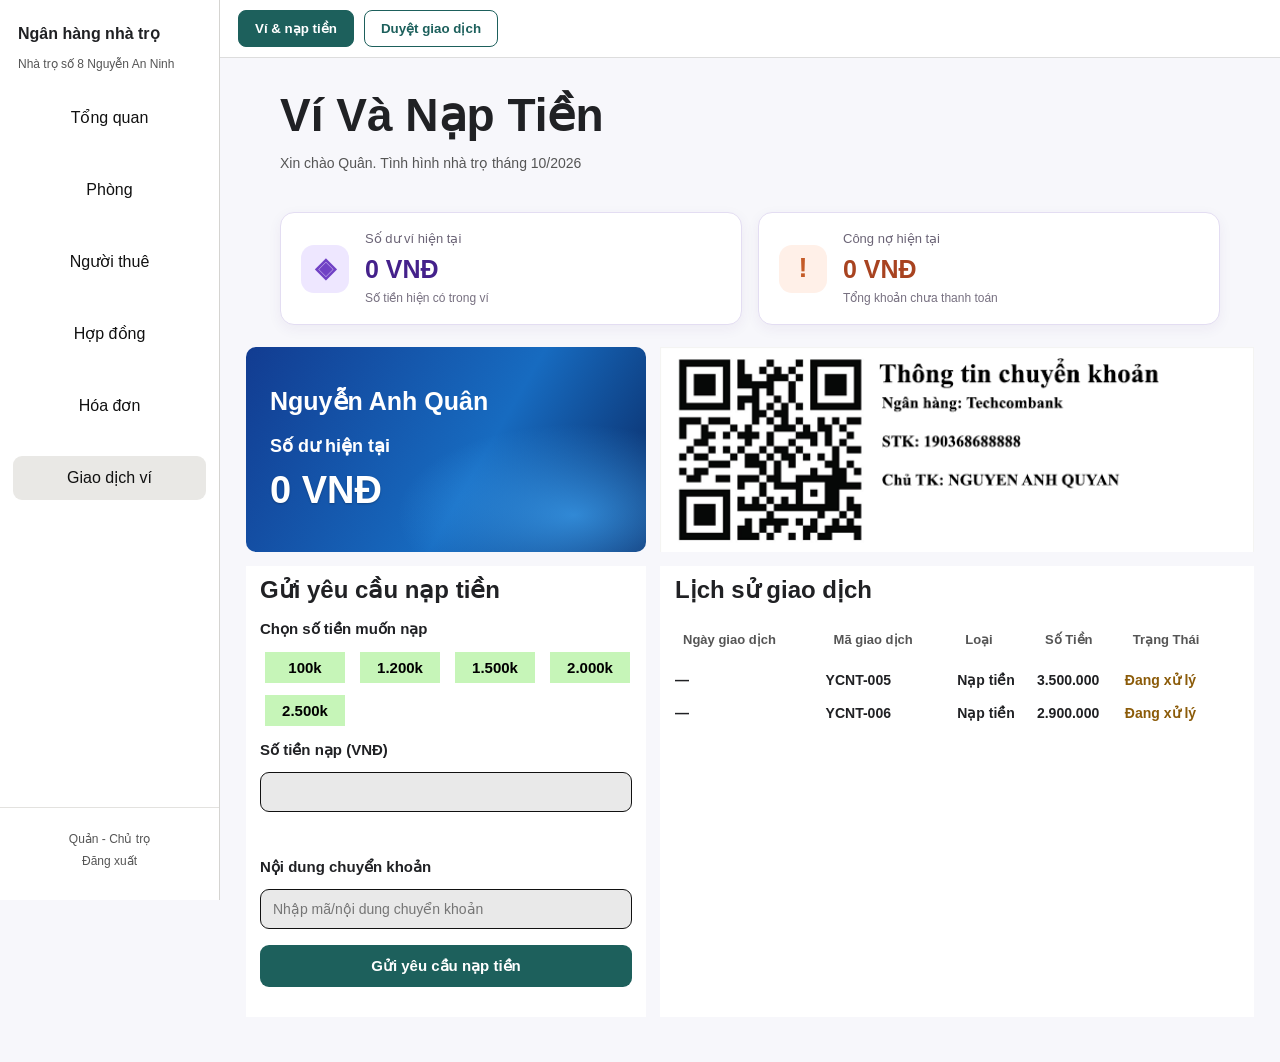
<file: NhaTro-NMCNPM/wwwroot/Index.html>
<!DOCTYPE html>
<html lang="vi">
<head>
<meta charset="UTF-8">
<meta name="viewport" content="width=device-width, initial-scale=1.0">
<title>Quản lý ví nhà trọ - 2 giao diện</title>
<style>
*{box-sizing:border-box} :root{--bg:#f4f3f1;--teal:#1d605c;--line:#d6d5d2;--text:#111} body{margin:0;background:var(--bg);color:var(--text);font-family:"Arial","Helvetica Neue",sans-serif;font-size:14px;line-height:1.45}.sidebar{width:220px;position:fixed;inset:0 auto 0 0;background:#fff;border-right:1px solid #d5d4d1;display:flex;flex-direction:column;z-index:2}.brand{padding:22px 18px 12px}.brand strong{display:block;font-size:16px;margin-bottom:8px}.brand small{font-size:12px;color:#555;white-space:nowrap}.sidebar nav{padding:0 13px;display:flex;flex-direction:column;gap:28px;margin-top:10px}.sidebar nav a{height:44px;display:flex;align-items:center;justify-content:center;text-decoration:none;color:#111;font-size:16px;border-radius:9px;cursor:pointer}.sidebar nav a.active{background:#e9e8e5}.account{margin-top:auto;border-top:1px solid #e3e2df;text-align:center;padding:20px 5px 28px;color:#555;font-size:12px;line-height:22px}.account span{color:#555}.tenant-main{margin-left:220px;padding:30px 26px 45px}.page-heading{padding:0 34px;margin-bottom:39px}.page-heading h1{font-family:Arial,Helvetica,sans-serif;font-size:48px;margin:0 0 7px;font-weight:700}.page-heading p,.admin-heading p{margin:0;color:#555}.tenant-grid{display:grid;grid-template-columns:minmax(320px,400px) minmax(420px,1fr);grid-template-rows:205px minmax(445px,auto);gap:14px}.balance-banner{background:linear-gradient(120deg,#0e3d8d,#1676c3 45%,#061d58);color:#fff;padding:12px 18px;display:flex;flex-direction:column;justify-content:space-between;min-height:205px;background-image:radial-gradient(ellipse at 50% 70%,#77c5f2 0,transparent 28%),linear-gradient(120deg,#0b2f74,#135bb1 48%,#071b50)}.tenant-name{font-family:Arial,Helvetica,sans-serif;font-size:28px;font-weight:bold}.balance-label{font-family:Arial,Helvetica,sans-serif;font-size:25px;font-weight:bold}.balance-number{font-family:Arial,Helvetica,sans-serif;font-size:40px;font-weight:bold;white-space:nowrap}.balance-number span{font-size:32px;margin-left:18px}.bank-card{background:#fff;display:flex;align-items:flex-start;padding:12px 18px;gap:18px;min-width:0}.qr{width:180px;flex:0 0 180px}.qr svg{display:block;width:100%;height:auto}.bank-info h2{font: bold 27px Arial,Helvetica,sans-serif;margin:0 0 5px;white-space:nowrap}.bank-info strong,.bank-info p{font-family:Arial,Helvetica,sans-serif;font-size:15px}.bank-info p{margin:22px 0 0}.panel{background:#fff;padding:8px 14px;min-width:0}.panel h2{font:bold 24px Arial,Helvetica,sans-serif;margin:0 0 14px}.topup-panel label{display:block;font:bold 15px Arial,Helvetica,sans-serif;margin:0 0 12px}.amount-presets{display:flex;gap:12px 15px;flex-wrap:wrap;margin:0 0 14px 5px}.amount-presets button{border:0;background:#c6f5b8;padding:7px 12px;min-width:80px;font:bold 15px Arial,Helvetica,sans-serif;cursor:pointer}.topup-panel input,.detail-card input{width:100%;height:40px;border:1px solid #111;border-radius:9px;background:#e9e9e9;padding:10px 12px;font:14px Arial,Helvetica,sans-serif}.content-label{margin-top:45px!important}.primary{background:var(--teal);color:#fff;border:0;border-radius:9px;padding:12px 24px;font:600 15px Arial,Helvetica,sans-serif;cursor:pointer}.send-button{margin-top:16px;width:100%;display:block}.notice{font-size:12px;color:#1d605c;margin:8px 0 0;min-height:14px}.history-panel{padding:8px 15px}.history-panel h2{margin-bottom:18px}.table-scroll{overflow-x:auto}table{width:100%;border-collapse:collapse;text-align:left;white-space:nowrap}th{font-weight:bold;color:#555;font-size:13px;padding:8px 8px 14px}td{padding:14px 8px;font-weight:bold;font-family:Arial,Helvetica,sans-serif;font-size:16px}.history-panel td{padding:7px 0}.status{font-size:14px}.success{color:#236c45}.pending{color:#8b5b09}.rejected{color:#9b3026}.admin-main{margin-left:220px;padding:30px 32px}.admin-heading h1{font-size:28px;margin:0 0 8px;font-weight:750}.admin-heading{margin-bottom:26px}.stats{display:grid;grid-template-columns:repeat(4,minmax(0,1fr));gap:16px;margin-bottom:21px}.stat{background:#fff;border:1px solid var(--line);border-radius:11px;padding:14px 20px 18px;min-height:139px;display:flex;flex-direction:column;align-items:flex-start}.pill{border-radius:20px;padding:6px 15px;font-size:12px;margin-bottom:9px}.green{background:#d7f2e4}.amber{background:#ffedca}.blue{background:#dce8ff}.gray{background:#e9e8e4}.stat strong{font-size:31px;font-weight:400;margin-bottom:10px}.stat small{font-size:14px;color:#555}.admin-layout{display:grid;grid-template-columns:minmax(400px,1fr) 350px;gap:25px;align-items:start}.tabs{display:flex;gap:12px;margin-bottom:16px}.tabs button{border:1px solid #c9c8c5;border-radius:12px;background:#fff;padding:10px 22px;font-size:14px;cursor:pointer;white-space:nowrap}.tabs button.active{background:var(--teal);color:#fff;border-color:var(--teal);font-weight:bold;flex:1}.tab span{display:inline-flex;align-items:center;justify-content:center;background:#ffdfaa;color:#111;border-radius:50%;width:18px;height:18px;margin-left:8px}.table-card,.detail-card{background:#fff;border:1px solid var(--line);border-radius:11px;overflow:hidden}.table-card h2{font-size:18px;margin:0;padding:9px 21px 10px}.request-table th{padding:10px 10px 15px;font-size:12px}.request-table td{font:14px Arial;padding:19px 10px}.request-table tbody tr{cursor:pointer}.request-table tbody tr.selected{background:#d7f0e2}.request-table tbody tr:hover{background:#e9f5ee}.detail-card{padding:24px 16px 20px}.detail-card h2{font-size:18px;margin:0 0 16px 4px}.detail-card dl{display:grid;grid-template-columns:95px 1fr;gap:18px 4px;margin:0 6px 18px}.detail-card dt{font-size:12px;color:#888;align-self:center}.detail-card dd{margin:0;font-weight:bold;font-size:14px;align-self:center}.receipt{background:#f7f6f4;border:1px dashed #ffdda9;border-radius:14px;padding:11px 28px;display:flex;gap:20px;align-items:center;margin:0 1px 13px}.receipt-paper{width:61px;height:80px;background:#fff;border:1px solid #d8d8d8;display:flex;flex-direction:column;justify-content:center;align-items:center;gap:8px;flex-shrink:0}.receipt-paper small{font-size:9px;color:#287268}.receipt-paper b{font-size:9px}.receipt-code{color:var(--teal);margin-bottom:0}.detail-card label{display:block;font-size:14px;color:#666;margin:12px 5px 8px;font-weight:bold}.detail-card label span{font-size:12px;font-weight:normal}.detail-card input{background:#f7f6f4}.actions{display:flex;justify-content:flex-end;gap:14px;margin:13px 8px 15px}.actions button{min-width:98px;padding:12px 18px;border-radius:11px;font-size:15px;cursor:pointer}.reject{background:#fff;color:#9d2d23;border:1px solid #ffddb0;font-weight:bold}.footnote{font-size:11px;color:#555;line-height:14px;margin:0 0 0 -7px}.hidden{display:none!important}.table-card p{padding:0 20px}.history-entry{padding:12px 20px;border-top:1px solid #eee}.history-entry b{margin-right:12px}@media(max-width:1100px){.tenant-grid{grid-template-columns:1fr 1fr;grid-template-rows:auto auto}.bank-card{gap:10px}.qr{width:130px;flex-basis:130px}.bank-info h2{font-size:21px;white-space:normal}.balance-number{font-size:30px}.balance-number span{font-size:22px;margin-left:4px}.admin-layout{grid-template-columns:1fr 320px}.stats{gap:8px}.stat{padding:12px}.stat strong{font-size:25px}}@media(max-width:800px){.sidebar{width:175px}.tenant-main,.admin-main{margin-left:175px;padding:22px 16px}.tenant-grid{grid-template-columns:1fr;grid-template-rows:auto}.page-heading{padding:0;margin-bottom:24px}.page-heading h1{font-size:38px}.balance-banner{min-height:190px}.bank-card{min-height:190px}.admin-layout{grid-template-columns:1fr}.stats{grid-template-columns:repeat(2,minmax(0,1fr))}.tabs{flex-wrap:wrap}.tabs button{flex:1}.detail-card{max-width:none}}@media(max-width:520px){.sidebar{position:static;width:100%;height:auto}.brand{padding:14px}.sidebar nav{display:grid;grid-template-columns:repeat(3,1fr);gap:4px;margin:0;padding:0 8px 8px}.sidebar nav a{font-size:12px;height:34px}.account{display:none}.tenant-main,.admin-main{margin:0;padding:20px 12px}.page-heading h1{font-size:34px}.tenant-grid{gap:12px}.bank-card{padding:10px;gap:10px}.qr{width:105px;flex-basis:105px}.bank-info h2{font-size:18px}.bank-info strong,.bank-info p{font-size:12px}.bank-info p{margin-top:12px}.balance-number{font-size:27px}.balance-number span{font-size:18px}.stats{grid-template-columns:1fr 1fr}.stat{min-height:125px;padding:10px}.stat strong{font-size:22px}.admin-heading h1{font-size:25px}.tabs button{padding:9px 10px;font-size:12px}.request-table td{padding:13px 9px}.detail-card{padding:18px 12px}.receipt{padding:10px;gap:12px}}

.exact-wallet,.exact-bank{padding:0;overflow:hidden;background:transparent}
.exact-wallet img,.exact-bank img{display:block;width:100%;height:100%;object-fit:fill}
.exact-wallet{min-height:0;position:relative}.wallet-live-balance{position:absolute;left:3%;top:51%;width:80%;padding:2px 4px;color:#fff;background:linear-gradient(90deg,rgba(10,39,91,.98),rgba(10,39,91,.88),rgba(10,39,91,0));font:bold 29px Arial,Helvetica,sans-serif;white-space:nowrap;text-shadow:0 1px 2px #061b50;pointer-events:none}
.exact-bank{min-height:0}
@media(max-width:1100px){.exact-wallet img,.exact-bank img{object-fit:contain}.wallet-live-balance{font-size:24px;top:51%}}

.screen-switcher{position:sticky;top:0;z-index:10;margin-left:220px;padding:10px 18px;background:#fff;border-bottom:1px solid #ddd;display:flex;gap:10px}
.screen-switcher button{border:1px solid #1d605c;border-radius:8px;padding:10px 16px;background:#fff;color:#1d605c;cursor:pointer;font-weight:bold}
.screen-switcher button.active{background:#1d605c;color:#fff}
.screen-hidden{display:none!important}
@media(max-width:520px){.screen-switcher{margin-left:0}.wallet-live-balance{font-size:22px;top:51%}}

html,body,button,input,table,th,td,label,p,h1,h2,strong,small,span,div{
  font-family:Arial,"Helvetica Neue",Helvetica,sans-serif !important;
  font-kerning:normal;
  font-variant-ligatures:none;
}
.page-heading h1{font-size:46px;line-height:1.2;letter-spacing:0;margin-bottom:10px}
.panel h2,.bank-info h2,.admin-heading h1,.detail-card h2{line-height:1.3;letter-spacing:0}
.exact-wallet{
  position:relative;
  min-height:205px;
  padding:22px 24px;
  display:flex;
  flex-direction:column;
  justify-content:center;
  gap:14px;
  overflow:hidden;
  border-radius:10px;
  background:
    radial-gradient(ellipse at 82% 82%,rgba(67,174,255,.65),transparent 38%),
    linear-gradient(120deg,#123c91 0%,#176bc0 58%,#09265f 100%) !important;
}
.exact-wallet img{display:none !important}
.wallet-card-content{position:relative;z-index:1;display:flex;flex-direction:column;gap:10px;min-width:0}
.wallet-card-name{font-size:25px;font-weight:700;color:#fff;line-height:1.25}
.wallet-card-label{font-size:18px;font-weight:600;color:#fff;line-height:1.3;margin-top:8px}
.wallet-live-balance{
  position:static !important;
  display:block;
  width:auto !important;
  padding:0 !important;
  margin:0 !important;
  background:none !important;
  color:#fff !important;
  font-size:clamp(25px,3vw,38px) !important;
  font-weight:700 !important;
  line-height:1.2 !important;
  letter-spacing:0 !important;
  white-space:normal !important;
  overflow-wrap:anywhere;
  text-shadow:0 1px 2px rgba(0,0,0,.25) !important;
}
.bank-info h2{white-space:normal;line-height:1.25}
.balance-number{font-family:Arial,Helvetica,sans-serif !important}
.history-panel td{font-family:Arial,Helvetica,sans-serif !important;font-size:14px;line-height:1.4}
.history-panel th{font-family:Arial,Helvetica,sans-serif !important;line-height:1.4}
.amount-presets button{font-family:Arial,Helvetica,sans-serif !important}
.topup-panel label{font-family:Arial,Helvetica,sans-serif !important;line-height:1.35}
@media(max-width:1100px){
  .exact-wallet{min-height:190px}
  .wallet-card-name{font-size:22px}
  .wallet-live-balance{font-size:clamp(23px,4vw,32px) !important}
}

.tenant-grid{
  display:grid !important;
  grid-template-columns:minmax(320px,400px) minmax(420px,1fr) !important;
  grid-template-rows:205px minmax(445px,auto) !important;
  gap:14px !important;
  align-items:stretch;
}
.exact-wallet{grid-column:1;grid-row:1;min-width:0;min-height:205px !important}
.exact-bank{grid-column:2;grid-row:1;min-width:0;min-height:205px !important}
.topup-panel{grid-column:1;grid-row:2;min-width:0}
.history-panel{grid-column:2;grid-row:2;min-width:0}
@media(max-width:900px){
 .tenant-grid{grid-template-columns:1fr !important;grid-template-rows:auto !important}
 .exact-wallet,.exact-bank,.topup-panel,.history-panel{grid-column:1;grid-row:auto}
}

 .invoice-demo{display:grid;gap:8px;max-width:460px;margin:14px 0}.invoice-demo input{padding:10px 12px;border:1px solid #ddd;border-radius:8px;font:inherit}.invoice-demo button{margin-top:8px;justify-self:start}.invoice-demo hr{border:0;border-top:1px solid #eee}.invoice-demo .notice{margin:4px 0}

.tenant-summary{display:grid;grid-template-columns:repeat(2,minmax(0,1fr));gap:16px;margin:0 34px 22px}
.tenant-summary-card{display:flex;align-items:center;gap:16px;background:#fff;border:1px solid #e3ddf2;border-radius:14px;padding:17px 20px;box-shadow:0 4px 14px rgba(70,42,120,.06);min-width:0}
.tenant-summary-card .summary-icon{display:flex;align-items:center;justify-content:center;flex:0 0 48px;width:48px;height:48px;border-radius:13px;background:#eee7ff;color:#7041c5;font-size:27px;font-weight:800}
.tenant-summary-card small{display:block;color:#6b6476;font-size:13px;margin-bottom:4px}
.tenant-summary-card strong{display:block;color:#44218b;font-size:25px;line-height:1.3;overflow-wrap:anywhere}
.tenant-summary-card p{margin:4px 0 0;color:#777080;font-size:12px}
.debt-summary .summary-icon{background:#fff0e8;color:#c45b28}.debt-summary strong{color:#a84320}
@media(max-width:800px){.tenant-summary{margin:0 0 18px;grid-template-columns:1fr}.tenant-summary-card{padding:14px}.tenant-summary-card strong{font-size:22px}}

</style>
<style id="btl-light-theme-override">
:root { color-scheme: light !important; --bg: #f7f7fb !important; --text: #202124 !important; --line: #e4e4ec !important; }
html, body { background-color: #f7f7fb !important; color: #202124 !important; color-scheme: light !important; }
input, select, textarea, button { color-scheme: light; }
input, select, textarea { background-color: #fff; color: #202124; }
.screen-hidden { display: none !important; }
</style>
</head>
<body data-page="tenant">
<div class="screen-switcher">
<button type="button" class="active" id="showTenant">Ví &amp; nạp tiền</button>
<button type="button" id="showAdmin">Duyệt giao dịch</button>
</div>
<div id="tenantScreen">

<aside class="sidebar">
<div class="brand"><strong>Ngân hàng nhà trọ</strong><small>Nhà trọ số 8 Nguyễn An Ninh</small></div>
<nav>
<a>Tổng quan</a><a>Phòng</a><a>Người thuê</a><a>Hợp đồng</a><a>Hóa đơn</a>
<a class="active" href="#" id="tenantWalletNav">Giao dịch ví</a>
</nav>
<div class="account">Quản - Chủ trọ<br/><span>Đăng xuất</span></div>
</aside>
<main class="tenant-main">
<header class="page-heading"><h1>Ví Và Nạp Tiền</h1><p>Xin chào Quân. Tình hình nhà trọ tháng 10/2026</p></header>
<section class="tenant-summary" aria-label="Tổng quan số dư ví và công nợ">
  <article class="tenant-summary-card wallet-summary"><span class="summary-icon">◈</span><div><small>Số dư ví hiện tại</small><strong id="tenantSummaryBalance">4.700.000 VNĐ</strong><p>Số tiền hiện có trong ví</p></div></article>
  <article class="tenant-summary-card debt-summary"><span class="summary-icon">!</span><div><small>Công nợ hiện tại</small><strong id="tenantSummaryDebt">0 VNĐ</strong><p>Tổng khoản chưa thanh toán</p></div></article>
</section>
<section class="tenant-grid">
<div aria-label="Thẻ số dư ví" class="balance-banner exact-wallet">
<img alt="Thẻ ví của Nguyễn Anh Quân" src="[data-uri]"/>
<div class="wallet-card-content">
  <div class="wallet-card-name">Nguyễn Anh Quân</div>
  <div class="wallet-card-label">Số dư hiện tại</div>
  <div class="wallet-live-balance" id="walletBalanceLive">15.000.000 VNĐ</div>
</div>
</div>
<div aria-label="Thông tin chuyển khoản" class="bank-card exact-bank">
<img alt="Mã QR và thông tin chuyển khoản Techcombank, STK 190368688888, chủ tài khoản NGUYEN ANH QUAN" src="[data-uri]"/>
</div>
<section class="panel topup-panel">
<h2>Gửi yêu cầu nạp tiền</h2><label>Chọn số tiền muốn nạp</label>
<div class="amount-presets">
<button data-amount="100000" type="button">100k</button><button data-amount="1200000" type="button">1.200k</button><button data-amount="1500000" type="button">1.500k</button><button data-amount="2000000" type="button">2.000k</button><button data-amount="2500000" type="button">2.500k</button>
</div>
<form id="topupForm">
<label for="amount">Số tiền nạp (VNĐ)</label><input id="amount" min="1" required="" step="1" type="number"/>
<label class="content-label" for="content">Nội dung chuyển khoản</label><input id="content" maxlength="255" placeholder="Nhập mã/nội dung chuyển khoản" required="" type="text"/>
<button class="primary send-button" type="submit">Gửi yêu cầu nạp tiền</button>
<p aria-live="polite" class="notice" id="formMessage"></p>
</form>
</section>
<section class="panel history-panel"><h2>Lịch sử giao dịch</h2>
<div class="table-scroll"><table><thead><tr><th>Ngày giao dịch</th><th>Mã giao dịch</th><th>Loại</th><th>Số Tiền</th><th>Trạng Thái</th></tr></thead><tbody id="historyBody">
<tr><td>11/12/2026</td><td>xxxxxxxxx</td><td>payment</td><td>12.234.500</td><td><span class="status success">Thành Công</span></td></tr>
<tr><td>11/12/2026</td><td>xxxxxxxxx</td><td>payment</td><td>12.234.500</td><td><span class="status pending">Đang xử lý</span></td></tr>
<tr><td>11/12/2026</td><td>xxxxxxxxx</td><td>deposit</td><td>12.234.500</td><td><span class="status rejected">Bị từ chối</span></td></tr>
</tbody></table></div>
</section>
</section>
</main>


</div>
<div id="adminScreen" class="screen-hidden">

<aside class="sidebar">
<div class="brand"><strong>Ngân hàng nhà trọ</strong><small>Nhà trọ số 8 Nguyễn An Ninh</small></div>
<nav><a>Tổng quan</a><a>Phòng</a><a>Người thuê</a><a>Hợp đồng</a><a>Hóa đơn</a><a class="active" href="#" id="adminWalletNav">Giao dịch ví</a></nav>
<div class="account">Quản - Chủ trọ<br/><span>Đăng xuất</span></div>
</aside>
<main class="admin-main">
<header class="admin-heading"><h1>Giao dịch ví</h1><p>Duyệt yêu cầu nạp tiền, xem lịch sử giao dịch và công nợ của người thuê.</p></header>
<section class="stats">
<div class="stat"><span class="pill green">Chờ duyệt</span><strong id="pendingCount">2</strong><small>Yêu cầu nạp tiền</small></div>
<div class="stat"><span class="pill amber">Số dư</span><strong id="adminTotalWalletBalance">4.700.000</strong><small>Tổng số dư các ví (VNĐ)</small></div>
<div class="stat"><span class="pill blue" id="monthLabel">Đã nạp tháng này</span><strong id="monthlyTopups">0</strong><small>Đã nạp trong tháng (VNĐ)</small></div>
<div class="stat"><span class="pill gray">Công nợ</span><strong id="adminTotalDebt">0</strong><small>Còn phải thu (VNĐ)</small></div>
</section>
<div class="admin-layout">
<section class="left-content">
<div class="tabs"><button class="tab active" data-tab="requests">Yêu cầu nạp tiền <span id="requestBadge">2</span></button><button class="tab" data-tab="history">Lịch sử giao dịch</button><button class="tab" data-tab="debt">Công nợ</button></div>
<div class="table-card" id="requestView"><h2>Yêu cầu chờ duyệt</h2><div class="table-scroll"><table class="request-table"><thead><tr><th>Mã</th><th>Phòng</th><th>Người thuê</th><th>Số tiền</th><th>Gửi lúc</th></tr></thead><tbody id="requestRows">
<tr class="selected" data-id="YCNT-005"><td>YCNT-005</td><td>P201</td><td>Trần Thu Hà</td><td>3.500.000</td><td>22:10  02/10</td></tr>
<tr data-id="YCNT-006"><td>YCNT-006</td><td>P203</td><td>Vũ Tiến Dũng</td><td>2.900.000</td><td>15:03  01/10</td></tr>
</tbody></table></div></div>
<div class="table-card hidden" id="historyView"><h2>Lịch sử giao dịch</h2><p>Các yêu cầu đã được xử lý sẽ hiển thị tại đây.</p><div id="adminHistory"></div></div>
<div class="table-card hidden" id="debtView">
<h2>UC10 – Trừ tiền tự động từ Ví khi có hóa đơn</h2>
<p>Nhập thông tin hóa đơn để mô phỏng hệ thống xử lý thanh toán theo UC10.</p>
<div class="invoice-demo">
<label for="invoiceCode">Mã hóa đơn</label><input id="invoiceCode" value="HD-P201-001" placeholder="Nhập mã hóa đơn">
<label for="invoiceAmount">Số tiền hóa đơn (VNĐ)</label><input id="invoiceAmount" type="number" min="1" step="1" value="1200000" placeholder="Nhập số tiền">
<button class="primary" id="processInvoiceBtn" type="button">Xử lý hóa đơn từ ví</button>
<p class="notice" id="invoiceMessage" aria-live="polite"></p>
</div>
<hr>
<h2>UC12 – Theo dõi công nợ</h2>
<p>Danh sách khoản chưa thanh toán do số dư ví không đủ.</p>
<div class="table-scroll"><table><thead><tr><th>Mã hóa đơn</th><th>Người thuê</th><th>Số tiền còn nợ (VNĐ)</th><th>Trạng thái</th></tr></thead><tbody id="debtRows"></tbody></table></div>
<p id="debtEmptyMessage">Chưa có khoản công nợ nào được ghi nhận.</p>
</div>
</section>
<aside class="detail-card">
<h2 id="detailTitle">Yêu cầu YCNT-005</h2>
<dl><dt>Người thuê:</dt><dd id="detailTenant">Trần Thu Hà</dd><dt>Số tiền nạp:</dt><dd id="detailAmount">3.500.000</dd><dt>Nội dung CK:</dt><dd id="detailContent">NAP-P201</dd><dt>Gửi lúc:</dt><dd id="detailTime">22:10  02/10</dd></dl>
<div class="receipt"><div class="receipt-paper"><small>Thành công</small><b>3.500.000</b></div><div>Biên lai chuyển khoản<p class="receipt-code">Mã : <span id="receiptId">YCNT-005</span></p></div></div>
<label for="rejectReason">Lý do từ chối <span>( chỉ bắt buộc khi từ chối )</span></label><input id="rejectReason" placeholder="Ví dụ : Thông tin giao dịch chưa hợp lệ..." type="text"/>
<div class="actions"><button class="reject" id="rejectBtn">Từ chối</button><button class="primary" id="approveBtn">Phê Duyệt</button></div>
<p class="footnote">Số tiền duyệt phải khớp với số tiền yêu cầu, không sửa được. Yêu cầu đã xử lý không thể xử lý lại.</p>
<p aria-live="polite" class="notice" id="adminMessage"></p>
</aside>
</div>
</main>

</div>
<script>
const money = n => Number(n || 0).toLocaleString("vi-VN");
const getRequests = () => {
  try { return JSON.parse(localStorage.getItem("nhatro_requests") || "null") || [
    {id:"YCNT-005",room:"P201",tenant:"Trần Thu Hà",amount:3500000,content:"NAP-P201",time:"22:10 02/10",status:"pending"},
    {id:"YCNT-006",room:"P203",tenant:"Vũ Tiến Dũng",amount:2900000,content:"NAP-P203",time:"15:03 01/10",status:"pending"}
  ]; } catch { return []; }
};
const saveRequests = list => localStorage.setItem("nhatro_requests", JSON.stringify(list));
const getHistory = () => { try { return JSON.parse(localStorage.getItem("nhatro_history") || "[]"); } catch { return []; } };
const saveHistory = list => localStorage.setItem("nhatro_history", JSON.stringify(list));
const getDebts = () => { try { return JSON.parse(localStorage.getItem("nhatro_debts") || "[]"); } catch { return []; } };
const saveDebts = list => localStorage.setItem("nhatro_debts", JSON.stringify(list));
const getProcessedInvoices = () => { try { return JSON.parse(localStorage.getItem("nhatro_processed_invoices") || "[]"); } catch { return []; } };
const saveProcessedInvoices = list => localStorage.setItem("nhatro_processed_invoices", JSON.stringify(list));
const getWalletBalance = () => {
  const saved = Number(localStorage.getItem("nhatro_wallet_balance"));
  return Number.isFinite(saved) && saved >= 0 ? saved : 4700000;
};
const saveWalletBalance = value => localStorage.setItem("nhatro_wallet_balance", String(value));
function updateWalletBalance(){
  const balance = getWalletBalance();
  const el = document.querySelector("#walletBalanceLive");
  if(el) el.textContent = money(balance) + " VNĐ";
  const tenantBalance = document.querySelector("#tenantSummaryBalance");
  if(tenantBalance) tenantBalance.textContent = money(balance) + " VNĐ";
  const debts = getDebts();
  const totalDebt = debts.reduce((sum, item) => sum + Math.max(0, Number(item.amount) || 0), 0);
  const tenantDebt = document.querySelector("#tenantSummaryDebt");
  if(tenantDebt) tenantDebt.textContent = money(totalDebt) + " VNĐ";
  const adminBalance = document.querySelector("#adminTotalWalletBalance");
  if(adminBalance) adminBalance.textContent = money(balance);
  const adminDebt = document.querySelector("#adminTotalDebt");
  if(adminDebt) adminDebt.textContent = money(totalDebt);
  updateMonthlyTopups();
}
function updateMonthlyTopups(){
  const now = new Date();
  const label = document.querySelector("#monthLabel");
  const amountEl = document.querySelector("#monthlyTopups");
  if(label) label.textContent = "Tháng " + String(now.getMonth()+1).padStart(2,"0") + "/" + now.getFullYear();
  
  const total = getHistory().filter(item => {
    if(item.type === "invoice_payment" || item.status !== "approved") return false;
    const date = item.createdAt ? new Date(item.createdAt) : null;
    return date && !Number.isNaN(date.getTime()) &&
      date.getMonth() === now.getMonth() && date.getFullYear() === now.getFullYear();
  }).reduce((sum,item) => sum + Number(item.amount || 0), 0);
  if(amountEl) amountEl.textContent = money(total);
}
function initTenant(){
  const amount = document.querySelector("#amount"), content = document.querySelector("#content"), form = document.querySelector("#topupForm");
  document.querySelectorAll("[data-amount]").forEach(btn => btn.addEventListener("click",()=>{amount.value=btn.dataset.amount;amount.focus()}));
  function draw(){
    const body=document.querySelector("#historyBody");
    body.innerHTML="";
    const history=getHistory();
    const pending=getRequests().filter(item=>item.status==="pending");
    [...history, ...pending].slice().reverse().forEach(item=>{
      const tr=document.createElement("tr");
      const status=item.status==="approved"?"Thành công":item.status==="pending"?"Đang xử lý":"Bị từ chối";
      const statusClass=item.status==="approved"?"success":item.status==="pending"?"pending":"rejected";
      const transactionType=item.type==="invoice_payment"?"Thanh toán hóa đơn":"Nạp tiền";
      const transactionStatus=item.type==="invoice_payment"?"Đã thanh toán":status;
      tr.innerHTML=`<td>${item.createdAt?new Date(item.createdAt).toLocaleDateString("vi-VN"):"—"}</td><td>${item.id}</td><td>${transactionType}</td><td>${money(item.amount)}</td><td><span class="status ${statusClass}">${transactionStatus}</span></td>`;
      body.prepend(tr);
    });
  }
  updateWalletBalance();
  draw();
  window.refreshTenant = () => { updateWalletBalance(); draw(); };
  form.addEventListener("submit",e=>{
    e.preventDefault();
    const value=Number(amount.value);
    if(!Number.isSafeInteger(value)||value<=0){document.querySelector("#formMessage").textContent="Số tiền nạp phải là số nguyên lớn hơn 0 VNĐ.";return}
    if(!content.value.trim()||content.value.trim().length>255){document.querySelector("#formMessage").textContent="Vui lòng nhập nội dung giao dịch, tối đa 255 ký tự.";content.focus();return}
    const duplicate=getRequests().some(item=>String(item.content||"").trim().toLowerCase()===content.value.trim().toLowerCase());
    if(duplicate){document.querySelector("#formMessage").textContent="Nội dung giao dịch này đã được gửi. Vui lòng kiểm tra và nhập nội dung khác.";content.focus();return}
    const list=getRequests();const id="YCNT-"+String(Date.now()).slice(-6);
    list.push({id,room:"P201",tenant:"Nguyễn Anh Quân",amount:value,content:content.value.trim(),time:new Date().toLocaleTimeString("vi-VN",{hour:"2-digit",minute:"2-digit"})+" "+new Date().toLocaleDateString("vi-VN",{day:"2-digit",month:"2-digit"}),status:"pending",createdAt:Date.now()});
    saveRequests(list);
    document.querySelector("#formMessage").textContent="Đã gửi yêu cầu nạp tiền. Vui lòng chờ chủ trọ phê duyệt.";
    form.reset();
    draw();
    if (typeof window.refreshAdmin === "function") window.refreshAdmin();
  });
}
function initAdmin(){
  let selectedId="YCNT-005";
  const rows=document.querySelector("#requestRows"), message=document.querySelector("#adminMessage");
  function draw(){
    const list=getRequests(); const pending=list.filter(x=>x.status==="pending");
    document.querySelector("#pendingCount").textContent=pending.length;document.querySelector("#requestBadge").textContent=pending.length;
    rows.innerHTML="";
    pending.forEach((r,i)=>{
      const tr=document.createElement("tr");tr.dataset.id=r.id;if(r.id===selectedId || (!pending.some(x=>x.id===selectedId)&&i===0))tr.classList.add("selected");
      tr.innerHTML=`<td>${r.id}</td><td>${r.room}</td><td>${r.tenant}</td><td>${money(r.amount)}</td><td>${r.time}</td>`;
      tr.addEventListener("click",()=>{selectedId=r.id;draw()});rows.appendChild(tr);
    });
    const current=pending.find(x=>x.id===selectedId)||pending[0];
    if(current){selectedId=current.id;document.querySelector("#detailTitle").textContent="Yêu cầu "+current.id;document.querySelector("#detailTenant").textContent=current.tenant;document.querySelector("#detailAmount").textContent=money(current.amount);document.querySelector("#detailContent").textContent=current.content||"—";document.querySelector("#detailTime").textContent=current.time;document.querySelector("#receiptId").textContent=current.id;document.querySelector("#approveBtn").disabled=false;document.querySelector("#rejectBtn").disabled=false;}
    else {document.querySelector("#detailTitle").textContent="Không có yêu cầu chờ duyệt";["detailTenant","detailAmount","detailContent","detailTime","receiptId"].forEach(id=>document.getElementById(id).textContent="—");document.querySelector("#approveBtn").disabled=true;document.querySelector("#rejectBtn").disabled=true;}
    const hist=document.querySelector("#adminHistory");hist.innerHTML="";
    getHistory().slice().reverse().forEach(h=>{const d=document.createElement("div");d.className="history-entry";d.textContent=`${h.id} ${h.tenant} — ${money(h.amount)} VNĐ — ${h.status==="approved"?"Đã phê duyệt":"Đã từ chối"}`;hist.appendChild(d)});
    drawDebts();
  }
  function drawDebts(){
    const tbody=document.querySelector("#debtRows");
    if(!tbody) return;
    tbody.innerHTML="";
    const debts=getDebts();
    debts.forEach(d=>{
      const tr=document.createElement("tr");
      [d.invoiceId,d.tenant,money(d.amount),d.status==="partial"?"Còn nợ một phần":"Chưa thanh toán"].forEach(value=>{
        const td=document.createElement("td");td.textContent=value;tr.appendChild(td);
      });
      tbody.appendChild(tr);
    });
    const empty=document.querySelector("#debtEmptyMessage");
    if(empty) empty.hidden=debts.length>0;
    updateWalletBalance();
  }
  document.querySelector("#processInvoiceBtn")?.addEventListener("click",()=>{
    const invoiceId=document.querySelector("#invoiceCode").value.trim();
    const amount=Number(document.querySelector("#invoiceAmount").value);
    const invoiceMessage=document.querySelector("#invoiceMessage");
    if(!invoiceId || !Number.isSafeInteger(amount) || amount<=0){
      invoiceMessage.textContent="Vui lòng nhập mã hóa đơn và số tiền hợp lệ."; return;
    }
    if(getProcessedInvoices().includes(invoiceId)){
      invoiceMessage.textContent="Hóa đơn này đã được xử lý, không thể trừ tiền lần nữa."; return;
    }
    const balance=getWalletBalance();
    const processed=getProcessedInvoices();
    if(balance>=amount){
      saveWalletBalance(balance-amount);
      processed.push(invoiceId); saveProcessedInvoices(processed);
      const history=getHistory();
      history.push({id:"TT-"+Date.now().toString().slice(-7),invoiceId,tenant:"Nguyễn Anh Quân",amount,status:"approved",type:"invoice_payment",createdAt:Date.now(),content:"Thanh toán hóa đơn "+invoiceId});
      saveHistory(history);
      invoiceMessage.textContent="Thanh toán thành công. Hệ thống đã trừ "+money(amount)+" VNĐ khỏi ví và ghi lịch sử giao dịch.";
    } else {
      const debts=getDebts();
      debts.push({invoiceId,tenant:"Nguyễn Anh Quân",amount,status:"unpaid",createdAt:Date.now()});
      saveDebts(debts);
      processed.push(invoiceId); saveProcessedInvoices(processed);
      invoiceMessage.textContent="Số dư ví không đủ. Hệ thống giữ nguyên số dư và ghi nhận khoản công nợ "+money(amount)+" VNĐ theo UC12.";
    }
    updateWalletBalance();
    if(typeof window.refreshTenant==="function") window.refreshTenant();
    draw();
  });
  document.querySelector("#approveBtn").addEventListener("click",()=>{
    const list=getRequests(), r=list.find(x=>x.id===selectedId&&x.status==="pending");if(!r)return;
    r.status="approved";r.createdAt=Date.now();saveRequests(list);
    saveWalletBalance(getWalletBalance()+Number(r.amount));
    updateWalletBalance();
    const hist=getHistory();hist.push(r);saveHistory(hist);
    message.textContent="Đã phê duyệt yêu cầu "+r.id+" và cộng "+money(r.amount)+" VNĐ vào ví khách thuê.";
    draw();
  });
  document.querySelector("#rejectBtn").addEventListener("click",()=>{
    const reason=document.querySelector("#rejectReason").value.trim();if(!reason){message.textContent="Vui lòng nhập lý do từ chối.";document.querySelector("#rejectReason").focus();return}
    const list=getRequests(),r=list.find(x=>x.id===selectedId&&x.status==="pending");if(!r)return;
    r.status="rejected";r.reason=reason;r.createdAt=Date.now();saveRequests(list);const hist=getHistory();hist.push(r);saveHistory(hist);message.textContent="Đã từ chối yêu cầu "+r.id+".";document.querySelector("#rejectReason").value="";draw();
  });
  document.querySelectorAll("[data-tab]").forEach(btn=>btn.addEventListener("click",()=>{
    document.querySelectorAll("[data-tab]").forEach(b=>b.classList.toggle("active",b===btn));
    ["requests","history","debt"].forEach(k=>document.getElementById(k+"View").classList.toggle("hidden",btn.dataset.tab!==k));
  }));
  draw();
  window.refreshAdmin = draw;
}


document.addEventListener("DOMContentLoaded", () => {
  initTenant();
  initAdmin();
  const tenant = document.getElementById("tenantScreen");
  const admin = document.getElementById("adminScreen");
  const bTenant = document.getElementById("showTenant");
  const bAdmin = document.getElementById("showAdmin");
  bTenant.addEventListener("click", () => {
    tenant.classList.remove("screen-hidden"); admin.classList.add("screen-hidden");
    bTenant.classList.add("active"); bAdmin.classList.remove("active");
    if (typeof window.refreshTenant === "function") window.refreshTenant();
  });
  bAdmin.addEventListener("click", () => {
    admin.classList.remove("screen-hidden"); tenant.classList.add("screen-hidden");
    bAdmin.classList.add("active"); bTenant.classList.remove("active");
    if (typeof window.refreshAdmin === "function") window.refreshAdmin();
  });

  document.getElementById("tenantWalletNav")?.addEventListener("click", e => {
    e.preventDefault();
    tenant.classList.remove("screen-hidden"); admin.classList.add("screen-hidden");
    bTenant.classList.add("active"); bAdmin.classList.remove("active");
  });
  document.getElementById("adminWalletNav")?.addEventListener("click", e => {
    e.preventDefault();
    admin.classList.remove("screen-hidden"); tenant.classList.add("screen-hidden");
    bAdmin.classList.add("active"); bTenant.classList.remove("active");
  });
});
</script>
</body>
</html>
</file>
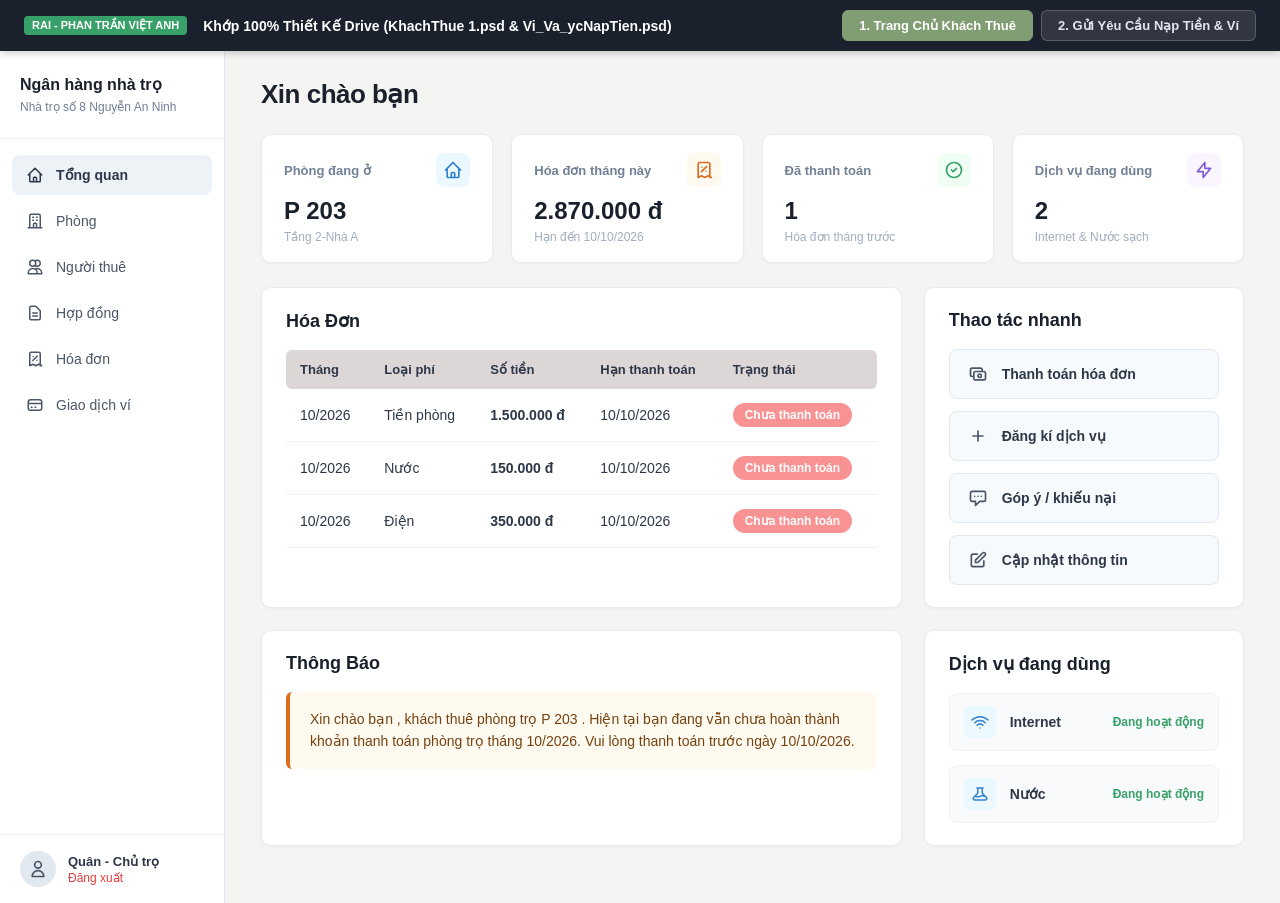
<file: NhaTro-NMCNPM/demo_fe_khachthue_naptien.html>
<!DOCTYPE html>
<html lang="vi">
<head>
    <meta charset="UTF-8">
    <meta name="viewport" content="width=device-width, initial-scale=1.0">
    <title>Preview Giao Diện Chuẩn Thiết Kế Drive - Nhóm RAI (Phan Trần Việt Anh)</title>
    <style>
        /* Top Navigation Bar to Switch Screens */
        .preview-topbar {
            background-color: #1a202c;
            color: #ffffff;
            padding: 10px 24px;
            display: flex;
            align-items: center;
            justify-content: space-between;
            font-family: -apple-system, BlinkMacSystemFont, "Segoe UI", Roboto, sans-serif;
            position: sticky;
            top: 0;
            z-index: 9999;
            box-shadow: 0 2px 8px rgba(0,0,0,0.2);
        }
        .preview-info {
            display: flex;
            align-items: center;
            gap: 16px;
        }
        .preview-badge {
            background-color: #38a169;
            color: #fff;
            font-size: 11px;
            font-weight: 700;
            padding: 3px 8px;
            border-radius: 4px;
            text-transform: uppercase;
        }
        .preview-title {
            font-size: 14px;
            font-weight: 600;
        }
        .tab-buttons {
            display: flex;
            gap: 8px;
        }
        .tab-btn {
            background: rgba(255, 255, 255, 0.1);
            color: #e2e8f0;
            border: 1px solid rgba(255, 255, 255, 0.2);
            padding: 7px 16px;
            border-radius: 6px;
            font-size: 13px;
            font-weight: 600;
            cursor: pointer;
            transition: all 0.2s;
        }
        .tab-btn:hover {
            background: rgba(255, 255, 255, 0.2);
            color: #fff;
        }
        .tab-btn.active {
            background: #809d73;
            color: #ffffff;
            border-color: #809d73;
        }

        /* Views */
        .view-section {
            display: none;
        }
        .view-section.active {
            display: block;
        }

        /* Reset & Base */
        * {
            margin: 0;
            padding: 0;
            box-sizing: border-box;
            font-family: -apple-system, BlinkMacSystemFont, "Segoe UI", Roboto, Helvetica, Arial, sans-serif;
        }
        body {
            background-color: #f4f4f2;
            color: #2d3748;
        }
        .app-layout {
            display: flex;
            min-height: calc(100vh - 48px);
            width: 100%;
        }

        /* SIDEBAR (Khớp KhachThue 1.psd & Vi_Va_ycNapTien.psd) */
        .sidebar {
            width: 225px;
            min-width: 225px;
            background-color: #ffffff;
            border-right: 1px solid #e2e8f0;
            display: flex;
            flex-direction: column;
            justify-content: space-between;
        }
        .brand-header {
            padding: 24px 20px;
            border-bottom: 1px solid #edf2f7;
        }
        .brand-title {
            font-size: 16px;
            font-weight: 700;
            color: #1a202c;
            line-height: 1.3;
        }
        .brand-sub {
            font-size: 12px;
            color: #718096;
            margin-top: 4px;
        }
        .menu-list {
            list-style: none;
            padding: 16px 12px;
            flex-grow: 1;
        }
        .menu-item {
            display: flex;
            align-items: center;
            gap: 12px;
            padding: 11px 14px;
            margin-bottom: 6px;
            border-radius: 8px;
            color: #4a5568;
            text-decoration: none;
            font-size: 14px;
            font-weight: 500;
            cursor: pointer;
            transition: all 0.2s ease;
        }
        .menu-item:hover {
            background-color: #f7fafc;
            color: #1a202c;
        }
        .menu-item.active {
            background-color: #edf2f7;
            color: #2d3748;
            font-weight: 700;
        }
        .menu-item svg {
            width: 18px;
            height: 18px;
            stroke-width: 2;
        }
        .user-profile {
            padding: 16px 20px;
            border-top: 1px solid #edf2f7;
            display: flex;
            align-items: center;
            gap: 12px;
        }
        .user-avatar {
            width: 36px;
            height: 36px;
            border-radius: 50%;
            background-color: #e2e8f0;
            display: flex;
            align-items: center;
            justify-content: center;
            font-weight: 700;
            color: #4a5568;
        }
        .user-info {
            flex-grow: 1;
        }
        .user-name {
            font-size: 13px;
            font-weight: 600;
            color: #2d3748;
        }
        .logout-link {
            font-size: 12px;
            color: #e53e3e;
            text-decoration: none;
            display: block;
            margin-top: 2px;
        }

        /* MAIN CONTENT */
        .main-content {
            flex-grow: 1;
            padding: 28px 36px;
            max-width: 1350px;
        }
        .greeting-banner {
            margin-bottom: 24px;
        }
        .greeting-title {
            font-size: 26px;
            font-weight: 800;
            color: #1a202c;
            letter-spacing: -0.5px;
        }
        .greeting-sub {
            font-size: 14px;
            color: #718096;
            margin-top: 4px;
        }

        /* SCREEN 1: KHACH THUE (4 STAT CARDS) */
        .stat-cards-grid {
            display: grid;
            grid-template-columns: repeat(4, 1fr);
            gap: 18px;
            margin-bottom: 24px;
        }
        .stat-card {
            background-color: #ffffff;
            border-radius: 10px;
            padding: 18px 22px;
            box-shadow: 0 1px 3px rgba(0, 0, 0, 0.04);
            border: 1px solid #e9ecef;
            display: flex;
            flex-direction: column;
            justify-content: space-between;
        }
        .stat-header {
            display: flex;
            align-items: center;
            justify-content: space-between;
            margin-bottom: 10px;
        }
        .stat-label {
            font-size: 13px;
            font-weight: 600;
            color: #718096;
        }
        .stat-icon {
            width: 34px;
            height: 34px;
            border-radius: 8px;
            display: flex;
            align-items: center;
            justify-content: center;
        }
        .stat-icon-blue { background-color: #ebf8ff; color: #3182ce; }
        .stat-icon-orange { background-color: #fffaf0; color: #dd6b20; }
        .stat-icon-green { background-color: #f0fff4; color: #38a169; }
        .stat-icon-purple { background-color: #faf5ff; color: #805ad5; }
        .stat-value {
            font-size: 24px;
            font-weight: 800;
            color: #1a202c;
            line-height: 1.2;
        }
        .stat-subtext {
            font-size: 12px;
            color: #a0aec0;
            margin-top: 4px;
            font-weight: 500;
        }

        /* GRID LAYOUTS */
        .content-grid-row {
            display: grid;
            grid-template-columns: 2fr 1fr;
            gap: 22px;
            margin-bottom: 22px;
        }
        .card-panel {
            background-color: #ffffff;
            border-radius: 10px;
            padding: 22px 24px;
            box-shadow: 0 1px 3px rgba(0, 0, 0, 0.04);
            border: 1px solid #e9ecef;
        }
        .panel-header {
            display: flex;
            align-items: center;
            justify-content: space-between;
            margin-bottom: 18px;
        }
        .panel-title {
            font-size: 18px;
            font-weight: 700;
            color: #1a202c;
        }

        /* TABLE */
        .custom-table {
            width: 100%;
            border-collapse: separate;
            border-spacing: 0;
        }
        .custom-table th {
            background-color: #dcd6d6;
            color: #2d3748;
            font-size: 13px;
            font-weight: 700;
            padding: 12px 14px;
            text-align: left;
            border: none;
        }
        .custom-table th:first-child { border-top-left-radius: 6px; border-bottom-left-radius: 6px; }
        .custom-table th:last-child { border-top-right-radius: 6px; border-bottom-right-radius: 6px; }
        .custom-table td {
            padding: 14px;
            font-size: 14px;
            color: #2d3748;
            border-bottom: 1px solid #edf2f7;
        }
        .badge-unpaid {
            background-color: #f99292;
            color: #ffffff;
            font-size: 12px;
            font-weight: 700;
            padding: 5px 12px;
            border-radius: 20px;
            display: inline-block;
        }

        /* QUICK ACTIONS */
        .quick-action-list {
            display: flex;
            flex-direction: column;
            gap: 12px;
        }
        .quick-action-btn {
            display: flex;
            align-items: center;
            gap: 14px;
            background-color: #f7fafc;
            border: 1px solid #e2e8f0;
            border-radius: 8px;
            padding: 14px 18px;
            color: #2d3748;
            text-decoration: none;
            font-size: 14px;
            font-weight: 600;
            cursor: pointer;
            transition: all 0.2s ease;
        }
        .quick-action-btn:hover {
            background-color: #edf2f7;
            transform: translateY(-1px);
        }
        .quick-action-btn svg {
            width: 20px;
            height: 20px;
            color: #4a5568;
        }

        /* NOTIFICATION BOX */
        .notice-box {
            background-color: #fffaf0;
            border-left: 4px solid #dd6b20;
            border-radius: 6px;
            padding: 16px 20px;
            color: #744210;
            font-size: 14px;
            line-height: 1.6;
        }

        /* SERVICES LIST */
        .service-list {
            list-style: none;
            display: flex;
            flex-direction: column;
            gap: 14px;
        }
        .service-item {
            display: flex;
            align-items: center;
            gap: 14px;
            padding: 12px 14px;
            background-color: #f8fafc;
            border-radius: 8px;
            border: 1px solid #edf2f7;
        }
        .service-icon {
            width: 32px;
            height: 32px;
            border-radius: 6px;
            background-color: #ebf8ff;
            color: #3182ce;
            display: flex;
            align-items: center;
            justify-content: center;
        }
        .service-name {
            font-size: 14px;
            font-weight: 600;
            color: #2d3748;
        }
        .service-status {
            margin-left: auto;
            font-size: 12px;
            color: #38a169;
            font-weight: 600;
        }

        /* SCREEN 2: VI VA YC NAP TIEN */
        .top-wallet-row {
            display: grid;
            grid-template-columns: 400px 1fr;
            gap: 22px;
            margin-bottom: 24px;
        }
        .bank-card {
            background: linear-gradient(135deg, #274c9d 0%, #1e3a78 100%);
            border-radius: 14px;
            padding: 24px 28px;
            color: #ffffff;
            box-shadow: 0 10px 25px rgba(39, 76, 157, 0.28);
            display: flex;
            flex-direction: column;
            justify-content: space-between;
            min-height: 200px;
            position: relative;
            overflow: hidden;
        }
        .card-top {
            display: flex;
            justify-content: space-between;
            align-items: center;
        }
        .card-holder {
            font-size: 16px;
            font-weight: 700;
            letter-spacing: 1px;
            text-transform: uppercase;
        }
        .card-chip {
            width: 36px;
            height: 26px;
            background: #d4af37;
            border-radius: 4px;
        }
        .card-balance-section {
            margin-top: 20px;
        }
        .balance-label {
            font-size: 13px;
            color: #cbd5e0;
            text-transform: uppercase;
            letter-spacing: 0.5px;
        }
        .balance-amount {
            font-size: 28px;
            font-weight: 800;
            letter-spacing: 1px;
            margin-top: 4px;
        }
        .card-footer {
            display: flex;
            justify-content: space-between;
            align-items: center;
            font-size: 11px;
            color: #a0aec0;
            margin-top: 14px;
        }

        /* TRANSFER INFO CARD */
        .transfer-info-card {
            background-color: #ffffff;
            border-radius: 12px;
            padding: 22px 28px;
            box-shadow: 0 1px 3px rgba(0, 0, 0, 0.04);
            border: 1px solid #e9ecef;
            display: flex;
            align-items: center;
            gap: 28px;
        }
        .qr-container {
            width: 160px;
            height: 160px;
            min-width: 160px;
            background-color: #ffffff;
            border: 1px solid #e2e8f0;
            border-radius: 8px;
            padding: 6px;
            display: flex;
            align-items: center;
            justify-content: center;
        }
        .qr-image {
            width: 100%;
            height: 100%;
            object-fit: contain;
        }
        .transfer-details {
            flex-grow: 1;
        }
        .transfer-title {
            font-size: 17px;
            font-weight: 700;
            color: #1a202c;
            margin-bottom: 12px;
        }
        .detail-line {
            font-size: 14px;
            color: #4a5568;
            margin-bottom: 7px;
            display: flex;
            align-items: center;
        }
        .detail-line strong {
            color: #1a202c;
            min-width: 100px;
            display: inline-block;
        }
        .copy-badge {
            background-color: #edf2f7;
            color: #2b6cb0;
            font-size: 11px;
            padding: 2px 8px;
            border-radius: 4px;
            margin-left: 8px;
            cursor: pointer;
            text-decoration: none;
            font-weight: 600;
        }

        /* BOTTOM CONTENT ROW */
        .bottom-content-row {
            display: grid;
            grid-template-columns: 400px 1fr;
            gap: 22px;
        }
        .topup-form-panel {
            background-color: #ffffff;
            border-radius: 12px;
            padding: 24px;
            box-shadow: 0 1px 3px rgba(0, 0, 0, 0.04);
            border: 1px solid #e9ecef;
        }
        .form-panel-title {
            font-size: 16px;
            font-weight: 800;
            color: #1a202c;
            text-transform: uppercase;
            letter-spacing: 0.5px;
            margin-bottom: 16px;
        }
        .section-sublabel {
            font-size: 13px;
            font-weight: 600;
            color: #4a5568;
            margin-bottom: 10px;
        }
        .quick-chips-grid {
            display: grid;
            grid-template-columns: repeat(3, 1fr);
            gap: 10px;
            margin-bottom: 20px;
        }
        .quick-chip {
            background-color: #809d73;
            color: #ffffff;
            border: none;
            border-radius: 6px;
            padding: 9px 8px;
            font-size: 13px;
            font-weight: 700;
            cursor: pointer;
            text-align: center;
            transition: all 0.2s ease;
        }
        .quick-chip:hover {
            background-color: #6b8760;
        }
        .form-group {
            margin-bottom: 16px;
        }
        .form-label {
            display: block;
            font-size: 13px;
            font-weight: 600;
            color: #4a5568;
            margin-bottom: 6px;
            text-transform: capitalize;
        }
        .form-control-input {
            width: 100%;
            height: 44px;
            background-color: #e6e6e6;
            border: 1px solid #d1d5db;
            border-radius: 6px;
            padding: 0 14px;
            font-size: 14px;
            font-weight: 600;
            color: #1a202c;
            outline: none;
        }
        .form-control-input:focus {
            border-color: #809d73;
            background-color: #ffffff;
        }
        .btn-submit-topup {
            width: 100%;
            height: 46px;
            background-color: #809d73;
            color: #ffffff;
            border: none;
            border-radius: 6px;
            font-size: 14px;
            font-weight: 700;
            text-transform: uppercase;
            letter-spacing: 0.5px;
            cursor: pointer;
            margin-top: 10px;
            transition: all 0.2s ease;
        }
        .btn-submit-topup:hover {
            background-color: #6b8760;
            box-shadow: 0 4px 12px rgba(128, 157, 115, 0.35);
        }

        /* HISTORY TABLE */
        .history-table-panel {
            background-color: #ffffff;
            border-radius: 12px;
            padding: 24px;
            box-shadow: 0 1px 3px rgba(0, 0, 0, 0.04);
            border: 1px solid #e9ecef;
        }
        .history-title {
            font-size: 18px;
            font-weight: 700;
            color: #1a202c;
            margin-bottom: 18px;
        }
        .history-table {
            width: 100%;
            border-collapse: separate;
            border-spacing: 0;
        }
        .history-table th {
            background-color: #f8fafc;
            color: #4a5568;
            font-size: 13px;
            font-weight: 700;
            padding: 12px 14px;
            text-align: left;
            border-bottom: 2px solid #edf2f7;
        }
        .history-table td {
            padding: 14px;
            font-size: 14px;
            color: #2d3748;
            border-bottom: 1px solid #edf2f7;
        }
        .status-badge {
            padding: 4px 12px;
            border-radius: 12px;
            font-size: 12px;
            font-weight: 700;
            display: inline-block;
            text-align: center;
        }
        .badge-success { background-color: #000000; color: #ffffff; }
        .badge-pending { background-color: #a3a3a3; color: #ffffff; }
        .badge-rejected { background-color: #ffffff; color: #e53e3e; border: 1px solid #e53e3e; }
    </style>
</head>
<body>

    <!-- PREVIEW TOPBAR -->
    <header class="preview-topbar">
        <div class="preview-info">
            <span class="preview-badge">RAI - PHAN TRẦN VIỆT ANH</span>
            <span class="preview-title">Khớp 100% Thiết Kế Drive (KhachThue 1.psd & Vi_Va_ycNapTien.psd)</span>
        </div>
        <div class="tab-buttons">
            <button class="tab-btn active" onclick="switchTab('screen-khachthue', this)">1. Trang Chủ Khách Thuê</button>
            <button class="tab-btn" onclick="switchTab('screen-naptien', this)">2. Gửi Yêu Cầu Nạp Tiền & Ví</button>
        </div>
    </header>

    <!-- SCREEN 1: TRANG CHỦ KHÁCH THUÊ -->
    <div id="screen-khachthue" class="view-section active">
        <div class="app-layout">
            <!-- SIDEBAR -->
            <aside class="sidebar">
                <div>
                    <div class="brand-header">
                        <div class="brand-title">Ngân hàng nhà trọ</div>
                        <div class="brand-sub">Nhà trọ số 8 Nguyễn An Ninh</div>
                    </div>
                    <ul class="menu-list">
                        <li>
                            <a class="menu-item active">
                                <svg fill="none" stroke="currentColor" viewBox="0 0 24 24"><path stroke-linecap="round" stroke-linejoin="round" d="M3 12l2-2m0 0l7-7 7 7M5 10v10a1 1 0 001 1h3m10-11l2 2m-2-2v10a1 1 0 01-1 1h-3m-6 0a1 1 0 001-1v-4a1 1 0 011-1h2a1 1 0 011 1v4a1 1 0 001 1m-6 0h6"></path></svg>
                                <span>Tổng quan</span>
                            </a>
                        </li>
                        <li>
                            <a class="menu-item">
                                <svg fill="none" stroke="currentColor" viewBox="0 0 24 24"><path stroke-linecap="round" stroke-linejoin="round" d="M19 21V5a2 2 0 00-2-2H7a2 2 0 00-2 2v16m14 0h2m-2 0h-5m-9 0H3m2 0h5M9 7h1m-1 4h1m4-4h1m-1 4h1m-5 10v-5a1 1 0 011-1h2a1 1 0 011 1v5m-4 0h4"></path></svg>
                                <span>Phòng</span>
                            </a>
                        </li>
                        <li>
                            <a class="menu-item">
                                <svg fill="none" stroke="currentColor" viewBox="0 0 24 24"><path stroke-linecap="round" stroke-linejoin="round" d="M12 4.354a4 4 0 110 5.292M15 21H3v-1a6 6 0 0112 0v1zm0 0h6v-1a6 6 0 00-9-5.197M13 7a4 4 0 11-8 0 4 4 0 018 0z"></path></svg>
                                <span>Người thuê</span>
                            </a>
                        </li>
                        <li>
                            <a class="menu-item">
                                <svg fill="none" stroke="currentColor" viewBox="0 0 24 24"><path stroke-linecap="round" stroke-linejoin="round" d="M9 12h6m-6 4h6m2 5H7a2 2 0 01-2-2V5a2 2 0 012-2h5.586a1 1 0 01.707.293l5.414 5.414a1 1 0 01.293.707V19a2 2 0 01-2 2z"></path></svg>
                                <span>Hợp đồng</span>
                            </a>
                        </li>
                        <li>
                            <a class="menu-item">
                                <svg fill="none" stroke="currentColor" viewBox="0 0 24 24"><path stroke-linecap="round" stroke-linejoin="round" d="M9 14l6-6m-5.5.5h.01m4.99 5h.01M19 21V5a2 2 0 00-2-2H7a2 2 0 00-2 2v16l4-2 4 2 4-2 4 2z"></path></svg>
                                <span>Hóa đơn</span>
                            </a>
                        </li>
                        <li>
                            <a class="menu-item" onclick="switchTab('screen-naptien', document.querySelectorAll('.tab-btn')[1])">
                                <svg fill="none" stroke="currentColor" viewBox="0 0 24 24"><path stroke-linecap="round" stroke-linejoin="round" d="M3 10h18M7 15h1m4 0h1m-7 4h12a3 3 0 003-3V8a3 3 0 00-3-3H6a3 3 0 00-3 3v8a3 3 0 003 3z"></path></svg>
                                <span>Giao dịch ví</span>
                            </a>
                        </li>
                    </ul>
                </div>
                <div class="user-profile">
                    <div class="user-avatar">
                        <svg width="20" height="20" fill="none" stroke="currentColor" viewBox="0 0 24 24"><path stroke-linecap="round" stroke-linejoin="round" stroke-width="2" d="M16 7a4 4 0 11-8 0 4 4 0 018 0zM12 14a7 7 0 00-7 7h14a7 7 0 00-7-7z"></path></svg>
                    </div>
                    <div class="user-info">
                        <div class="user-name">Quân - Chủ trọ</div>
                        <a href="javascript:void(0)" class="logout-link">Đăng xuất</a>
                    </div>
                </div>
            </aside>

            <!-- MAIN CONTENT -->
            <main class="main-content">
                <div class="greeting-banner">
                    <h1 class="greeting-title">Xin chào bạn</h1>
                </div>

                <!-- 4 TOP STAT CARDS -->
                <div class="stat-cards-grid">
                    <div class="stat-card">
                        <div class="stat-header">
                            <span class="stat-label">Phòng đang ở</span>
                            <div class="stat-icon stat-icon-blue">
                                <svg width="20" height="20" fill="none" stroke="currentColor" viewBox="0 0 24 24"><path stroke-linecap="round" stroke-linejoin="round" stroke-width="2" d="M3 12l2-2m0 0l7-7 7 7M5 10v10a1 1 0 001 1h3m10-11l2 2m-2-2v10a1 1 0 01-1 1h-3m-6 0a1 1 0 001-1v-4a1 1 0 011-1h2a1 1 0 011 1v4a1 1 0 001 1m-6 0h6"></path></svg>
                            </div>
                        </div>
                        <div class="stat-value">P 203</div>
                        <div class="stat-subtext">Tầng 2-Nhà A</div>
                    </div>

                    <div class="stat-card">
                        <div class="stat-header">
                            <span class="stat-label">Hóa đơn tháng này</span>
                            <div class="stat-icon stat-icon-orange">
                                <svg width="20" height="20" fill="none" stroke="currentColor" viewBox="0 0 24 24"><path stroke-linecap="round" stroke-linejoin="round" stroke-width="2" d="M9 14l6-6m-5.5.5h.01m4.99 5h.01M19 21V5a2 2 0 00-2-2H7a2 2 0 00-2 2v16l4-2 4 2 4-2 4 2z"></path></svg>
                            </div>
                        </div>
                        <div class="stat-value">2.870.000 đ</div>
                        <div class="stat-subtext">Hạn đến 10/10/2026</div>
                    </div>

                    <div class="stat-card">
                        <div class="stat-header">
                            <span class="stat-label">Đã thanh toán</span>
                            <div class="stat-icon stat-icon-green">
                                <svg width="20" height="20" fill="none" stroke="currentColor" viewBox="0 0 24 24"><path stroke-linecap="round" stroke-linejoin="round" stroke-width="2" d="M9 12l2 2 4-4m6 2a9 9 0 11-18 0 9 9 0 0118 0z"></path></svg>
                            </div>
                        </div>
                        <div class="stat-value">1</div>
                        <div class="stat-subtext">Hóa đơn tháng trước</div>
                    </div>

                    <div class="stat-card">
                        <div class="stat-header">
                            <span class="stat-label">Dịch vụ đang dùng</span>
                            <div class="stat-icon stat-icon-purple">
                                <svg width="20" height="20" fill="none" stroke="currentColor" viewBox="0 0 24 24"><path stroke-linecap="round" stroke-linejoin="round" stroke-width="2" d="M13 10V3L4 14h7v7l9-11h-7z"></path></svg>
                            </div>
                        </div>
                        <div class="stat-value">2</div>
                        <div class="stat-subtext">Internet & Nước sạch</div>
                    </div>
                </div>

                <!-- MIDDLE ROW -->
                <div class="content-grid-row">
                    <!-- BẢNG HÓA ĐƠN -->
                    <div class="card-panel">
                        <div class="panel-header">
                            <h2 class="panel-title">Hóa Đơn</h2>
                        </div>
                        <div class="table-responsive">
                            <table class="custom-table">
                                <thead>
                                    <tr>
                                        <th>Tháng</th>
                                        <th>Loại phí</th>
                                        <th>Số tiền</th>
                                        <th>Hạn thanh toán</th>
                                        <th>Trạng thái</th>
                                    </tr>
                                </thead>
                                <tbody>
                                    <tr>
                                        <td>10/2026</td>
                                        <td>Tiền phòng</td>
                                        <td><strong>1.500.000 đ</strong></td>
                                        <td>10/10/2026</td>
                                        <td><span class="badge-unpaid">Chưa thanh toán</span></td>
                                    </tr>
                                    <tr>
                                        <td>10/2026</td>
                                        <td>Nước</td>
                                        <td><strong>150.000 đ</strong></td>
                                        <td>10/10/2026</td>
                                        <td><span class="badge-unpaid">Chưa thanh toán</span></td>
                                    </tr>
                                    <tr>
                                        <td>10/2026</td>
                                        <td>Điện</td>
                                        <td><strong>350.000 đ</strong></td>
                                        <td>10/10/2026</td>
                                        <td><span class="badge-unpaid">Chưa thanh toán</span></td>
                                    </tr>
                                </tbody>
                            </table>
                        </div>
                    </div>

                    <!-- THAO TÁC NHANH -->
                    <div class="card-panel">
                        <div class="panel-header">
                            <h2 class="panel-title">Thao tác nhanh</h2>
                        </div>
                        <div class="quick-action-list">
                            <div class="quick-action-btn" onclick="switchTab('screen-naptien', document.querySelectorAll('.tab-btn')[1])">
                                <svg fill="none" stroke="currentColor" viewBox="0 0 24 24"><path stroke-linecap="round" stroke-linejoin="round" stroke-width="2" d="M17 9V7a2 2 0 00-2-2H5a2 2 0 00-2 2v6a2 2 0 002 2h2m2 4h10a2 2 0 002-2v-6a2 2 0 00-2-2H9a2 2 0 00-2 2v6a2 2 0 002 2zm7-5a2 2 0 11-4 0 2 2 0 014 0z"></path></svg>
                                <span>Thanh toán hóa đơn</span>
                            </div>
                            <div class="quick-action-btn" onclick="alert('Đăng kí thêm dịch vụ')">
                                <svg fill="none" stroke="currentColor" viewBox="0 0 24 24"><path stroke-linecap="round" stroke-linejoin="round" stroke-width="2" d="M12 6v6m0 0v6m0-6h6m-6 0H6"></path></svg>
                                <span>Đăng kí dịch vụ</span>
                            </div>
                            <div class="quick-action-btn" onclick="alert('Gửi góp ý ban quản lý')">
                                <svg fill="none" stroke="currentColor" viewBox="0 0 24 24"><path stroke-linecap="round" stroke-linejoin="round" stroke-width="2" d="M8 10h.01M12 10h.01M16 10h.01M9 16H5a2 2 0 01-2-2V6a2 2 0 012-2h14a2 2 0 012 2v8a2 2 0 01-2 2h-5l-5 5v-5z"></path></svg>
                                <span>Góp ý / khiếu nại</span>
                            </div>
                            <div class="quick-action-btn" onclick="alert('Cập nhật thông tin khách thuê')">
                                <svg fill="none" stroke="currentColor" viewBox="0 0 24 24"><path stroke-linecap="round" stroke-linejoin="round" stroke-width="2" d="M11 5H6a2 2 0 00-2 2v11a2 2 0 002 2h11a2 2 0 002-2v-5m-1.414-9.414a2 2 0 112.828 2.828L11.828 15H9v-2.828l8.586-8.586z"></path></svg>
                                <span>Cập nhật thông tin</span>
                            </div>
                        </div>
                    </div>
                </div>

                <!-- BOTTOM ROW -->
                <div class="content-grid-row">
                    <!-- THÔNG BÁO -->
                    <div class="card-panel">
                        <div class="panel-header">
                            <h2 class="panel-title">Thông Báo</h2>
                        </div>
                        <div class="notice-box">
                            Xin chào bạn , khách thuê phòng trọ P 203 . Hiện tại bạn đang vẫn chưa hoàn thành khoản thanh toán phòng trọ tháng 10/2026. Vui lòng thanh toán trước ngày 10/10/2026.
                        </div>
                    </div>

                    <!-- DỊCH VỤ ĐANG DÙNG -->
                    <div class="card-panel">
                        <div class="panel-header">
                            <h2 class="panel-title">Dịch vụ đang dùng</h2>
                        </div>
                        <ul class="service-list">
                            <li class="service-item">
                                <div class="service-icon">
                                    <svg width="18" height="18" fill="none" stroke="currentColor" viewBox="0 0 24 24"><path stroke-linecap="round" stroke-linejoin="round" stroke-width="2" d="M8.111 16.404a5.5 5.5 0 017.778 0M12 20h.01m-7.08-7.071c3.904-3.905 10.236-3.905 14.141 0M1.394 9.393c5.857-5.857 15.355-5.857 21.213 0"></path></svg>
                                </div>
                                <span class="service-name">Internet</span>
                                <span class="service-status">Đang hoạt động</span>
                            </li>
                            <li class="service-item">
                                <div class="service-icon">
                                    <svg width="18" height="18" fill="none" stroke="currentColor" viewBox="0 0 24 24"><path stroke-linecap="round" stroke-linejoin="round" stroke-width="2" d="M19.428 15.428a2 2 0 00-1.022-.547l-2.387-.477a6 6 0 00-3.86.517l-.318.158a6 6 0 01-3.86.517L6.05 15.21a2 2 0 00-1.806.547M8 4h8l-1 1v5.172a2 2 0 00.586 1.414l5 5c1.26 1.26.367 3.414-1.415 3.414H4.828c-1.782 0-2.674-2.154-1.414-3.414l5-5A2 2 0 009 10.172V5L8 4z"></path></svg>
                                </div>
                                <span class="service-name">Nước</span>
                                <span class="service-status">Đang hoạt động</span>
                            </li>
                        </ul>
                    </div>
                </div>
            </main>
        </div>
    </div>

    <!-- SCREEN 2: GỬI YÊU CẦU NẠP TIỀN & VÍ -->
    <div id="screen-naptien" class="view-section">
        <div class="app-layout">
            <!-- SIDEBAR -->
            <aside class="sidebar">
                <div>
                    <div class="brand-header">
                        <div class="brand-title">Ngân hàng nhà trọ</div>
                        <div class="brand-sub">Nhà trọ số 8 Nguyễn An Ninh</div>
                    </div>
                    <ul class="menu-list">
                        <li>
                            <a class="menu-item" onclick="switchTab('screen-khachthue', document.querySelectorAll('.tab-btn')[0])">
                                <svg fill="none" stroke="currentColor" viewBox="0 0 24 24"><path stroke-linecap="round" stroke-linejoin="round" d="M3 12l2-2m0 0l7-7 7 7M5 10v10a1 1 0 001 1h3m10-11l2 2m-2-2v10a1 1 0 01-1 1h-3m-6 0a1 1 0 001-1v-4a1 1 0 011-1h2a1 1 0 011 1v4a1 1 0 001 1m-6 0h6"></path></svg>
                                <span>Tổng quan</span>
                            </a>
                        </li>
                        <li>
                            <a class="menu-item">
                                <svg fill="none" stroke="currentColor" viewBox="0 0 24 24"><path stroke-linecap="round" stroke-linejoin="round" d="M19 21V5a2 2 0 00-2-2H7a2 2 0 00-2 2v16m14 0h2m-2 0h-5m-9 0H3m2 0h5M9 7h1m-1 4h1m4-4h1m-1 4h1m-5 10v-5a1 1 0 011-1h2a1 1 0 011 1v5m-4 0h4"></path></svg>
                                <span>Phòng</span>
                            </a>
                        </li>
                        <li>
                            <a class="menu-item">
                                <svg fill="none" stroke="currentColor" viewBox="0 0 24 24"><path stroke-linecap="round" stroke-linejoin="round" d="M12 4.354a4 4 0 110 5.292M15 21H3v-1a6 6 0 0112 0v1zm0 0h6v-1a6 6 0 00-9-5.197M13 7a4 4 0 11-8 0 4 4 0 018 0z"></path></svg>
                                <span>Người thuê</span>
                            </a>
                        </li>
                        <li>
                            <a class="menu-item">
                                <svg fill="none" stroke="currentColor" viewBox="0 0 24 24"><path stroke-linecap="round" stroke-linejoin="round" d="M9 12h6m-6 4h6m2 5H7a2 2 0 01-2-2V5a2 2 0 012-2h5.586a1 1 0 01.707.293l5.414 5.414a1 1 0 01.293.707V19a2 2 0 01-2 2z"></path></svg>
                                <span>Hợp đồng</span>
                            </a>
                        </li>
                        <li>
                            <a class="menu-item">
                                <svg fill="none" stroke="currentColor" viewBox="0 0 24 24"><path stroke-linecap="round" stroke-linejoin="round" d="M9 14l6-6m-5.5.5h.01m4.99 5h.01M19 21V5a2 2 0 00-2-2H7a2 2 0 00-2 2v16l4-2 4 2 4-2 4 2z"></path></svg>
                                <span>Hóa đơn</span>
                            </a>
                        </li>
                        <li>
                            <a class="menu-item active">
                                <svg fill="none" stroke="currentColor" viewBox="0 0 24 24"><path stroke-linecap="round" stroke-linejoin="round" d="M3 10h18M7 15h1m4 0h1m-7 4h12a3 3 0 003-3V8a3 3 0 00-3-3H6a3 3 0 00-3 3v8a3 3 0 003 3z"></path></svg>
                                <span>Giao dịch ví</span>
                            </a>
                        </li>
                    </ul>
                </div>
                <div class="user-profile">
                    <div class="user-avatar">
                        <svg width="20" height="20" fill="none" stroke="currentColor" viewBox="0 0 24 24"><path stroke-linecap="round" stroke-linejoin="round" stroke-width="2" d="M16 7a4 4 0 11-8 0 4 4 0 018 0zM12 14a7 7 0 00-7 7h14a7 7 0 00-7-7z"></path></svg>
                    </div>
                    <div class="user-info">
                        <div class="user-name">Quân - Chủ trọ</div>
                        <a href="javascript:void(0)" class="logout-link">Đăng xuất</a>
                    </div>
                </div>
            </aside>

            <!-- MAIN CONTENT -->
            <main class="main-content">
                <div class="greeting-banner">
                    <h1 class="greeting-title">Ví Và Nạp Tiền</h1>
                    <div class="greeting-sub">Xin chào Quân. Tình hình nhà trọ tháng 10/2026</div>
                </div>

                <!-- TOP ROW -->
                <div class="top-wallet-row">
                    <!-- THẺ NGÂN HÀNG / VÍ NỘI BỘ -->
                    <div class="bank-card">
                        <div class="card-top">
                            <span class="card-holder">Nguyễn Anh Quân</span>
                            <div class="card-chip"></div>
                        </div>
                        <div class="card-balance-section">
                            <div class="balance-label">số dư hiện tại:</div>
                            <div class="balance-amount">15.000.000 VNĐ</div>
                        </div>
                        <div class="card-footer">
                            <span>VÍ TIỆN ÍCH NHÀ TRỌ</span>
                            <span>SỐ 8 NGUYỄN AN NINH</span>
                        </div>
                    </div>

                    <!-- THÔNG TIN CHUYỂN KHOẢN CARD -->
                    <div class="transfer-info-card">
                        <div class="qr-container">
                            <img src="content/images/techcombank_qr.png" alt="Techcombank QR Code" class="qr-image" />
                        </div>
                        <div class="transfer-details">
                            <h2 class="transfer-title">Thông tin chuyển khoản</h2>
                            <div class="detail-line">
                                <strong>Ngân hàng:</strong> Techcombank
                            </div>
                            <div class="detail-line">
                                <strong>STK:</strong> <span id="demoSTK">190368688888</span>
                                <span class="copy-badge" onclick="navigator.clipboard.writeText('190368688888'); alert('Đã sao chép STK: 190368688888')">Sao chép</span>
                            </div>
                            <div class="detail-line">
                                <strong>Chủ TK:</strong> NGUYEN ANH QUAN
                            </div>
                            <div class="detail-line">
                                <strong>Nội dung:</strong> <span id="demoContent">NAP P202 0987654321</span>
                                <span class="copy-badge" onclick="navigator.clipboard.writeText('NAP P202 0987654321'); alert('Đã sao chép nội dung: NAP P202 0987654321')">Sao chép</span>
                            </div>
                        </div>
                    </div>
                </div>

                <!-- BOTTOM ROW -->
                <div class="bottom-content-row">
                    <!-- KHUNG GỬI YÊU CẦU NẠP TIỀN -->
                    <div class="topup-form-panel">
                        <h2 class="form-panel-title">GỬI YÊU CẦU NẠP TIỀN</h2>

                        <div class="section-sublabel">số dư ví nạp tiền:</div>
                        <div class="quick-chips-grid">
                            <button type="button" class="quick-chip" onclick="setDemoAmount('100.000')">100k</button>
                            <button type="button" class="quick-chip" onclick="setDemoAmount('1.200.000')">1200k</button>
                            <button type="button" class="quick-chip" onclick="setDemoAmount('1.500.000')">1500k</button>
                            <button type="button" class="quick-chip" onclick="setDemoAmount('2.000.000')">2000k</button>
                            <button type="button" class="quick-chip" onclick="setDemoAmount('2.500.000')">2500k</button>
                        </div>

                        <div class="form-group">
                            <label class="form-label" for="demoAmountInput">số dư nạp tiền</label>
                            <input type="text" id="demoAmountInput" class="form-control-input" placeholder="Ví dụ: 1.500.000" />
                        </div>

                        <div class="form-group">
                            <label class="form-label" for="demoNoteInput">nội dung</label>
                            <input type="text" id="demoNoteInput" class="form-control-input" value="NAP P202 0987654321" />
                        </div>

                        <button type="button" class="btn-submit-topup" onclick="submitDemoTopUp()">GỬI YÊU CẦU NẠP TIỀN</button>
                    </div>

                    <!-- LỊCH SỬ GIAO DỊCH PANEL -->
                    <div class="history-table-panel">
                        <h2 class="history-title">Lịch Sử Giao Dịch</h2>
                        <div class="table-responsive">
                            <table class="history-table" id="demoHistoryTable">
                                <thead>
                                    <tr>
                                        <th>Ngày giao dịch</th>
                                        <th>Mã giao dịch</th>
                                        <th>Loại</th>
                                        <th>Số Tiền</th>
                                        <th>Trạng Thái</th>
                                    </tr>
                                </thead>
                                <tbody>
                                    <tr>
                                        <td>11/12/2026</td>
                                        <td>xxxxxxxxxx</td>
                                        <td>payment</td>
                                        <td><strong>12.234.500</strong></td>
                                        <td><span class="status-badge badge-success">Thành Công</span></td>
                                    </tr>
                                    <tr>
                                        <td>11/12/2026</td>
                                        <td>xxxxxxxxxx</td>
                                        <td>payment</td>
                                        <td><strong>12.234.500</strong></td>
                                        <td><span class="status-badge badge-pending">Đang xử lý</span></td>
                                    </tr>
                                    <tr>
                                        <td>11/12/2026</td>
                                        <td>xxxxxxxxxx</td>
                                        <td>deposit</td>
                                        <td><strong>12.234.500</strong></td>
                                        <td><span class="status-badge badge-rejected">Bị từ chối</span></td>
                                    </tr>
                                </tbody>
                            </table>
                        </div>
                    </div>
                </div>
            </main>
        </div>
    </div>

    <script>
        function switchTab(viewId, btn) {
            document.querySelectorAll('.view-section').forEach(el => el.classList.remove('active'));
            document.querySelectorAll('.tab-btn').forEach(el => el.classList.remove('active'));
            document.getElementById(viewId).classList.add('active');
            if (btn) btn.classList.add('active');
        }

        function setDemoAmount(val) {
            document.getElementById('demoAmountInput').value = val;
        }

        function submitDemoTopUp() {
            var val = document.getElementById('demoAmountInput').value.trim();
            if (!val) {
                alert('Vui lòng chọn hoặc nhập số tiền cần nạp!');
                return;
            }
            alert('✓ Đã gửi yêu cầu nạp tiền ' + val + ' VNĐ thành công!\nTrạng thái: Đang xử lý.');
            
            // Chèn dòng mới vào bảng lịch sử giao dịch
            var table = document.getElementById('demoHistoryTable').getElementsByTagName('tbody')[0];
            var newRow = table.insertRow(0);
            newRow.innerHTML = "<td>Hôm nay</td><td>GD" + Math.floor(1000000000 + Math.random() * 9000000000) + "</td><td>deposit</td><td><strong>" + val + "</strong></td><td><span class='status-badge badge-pending'>Đang xử lý</span></td>";
            document.getElementById('demoAmountInput').value = "";
        }
    </script>
</body>
</html>
</file>
